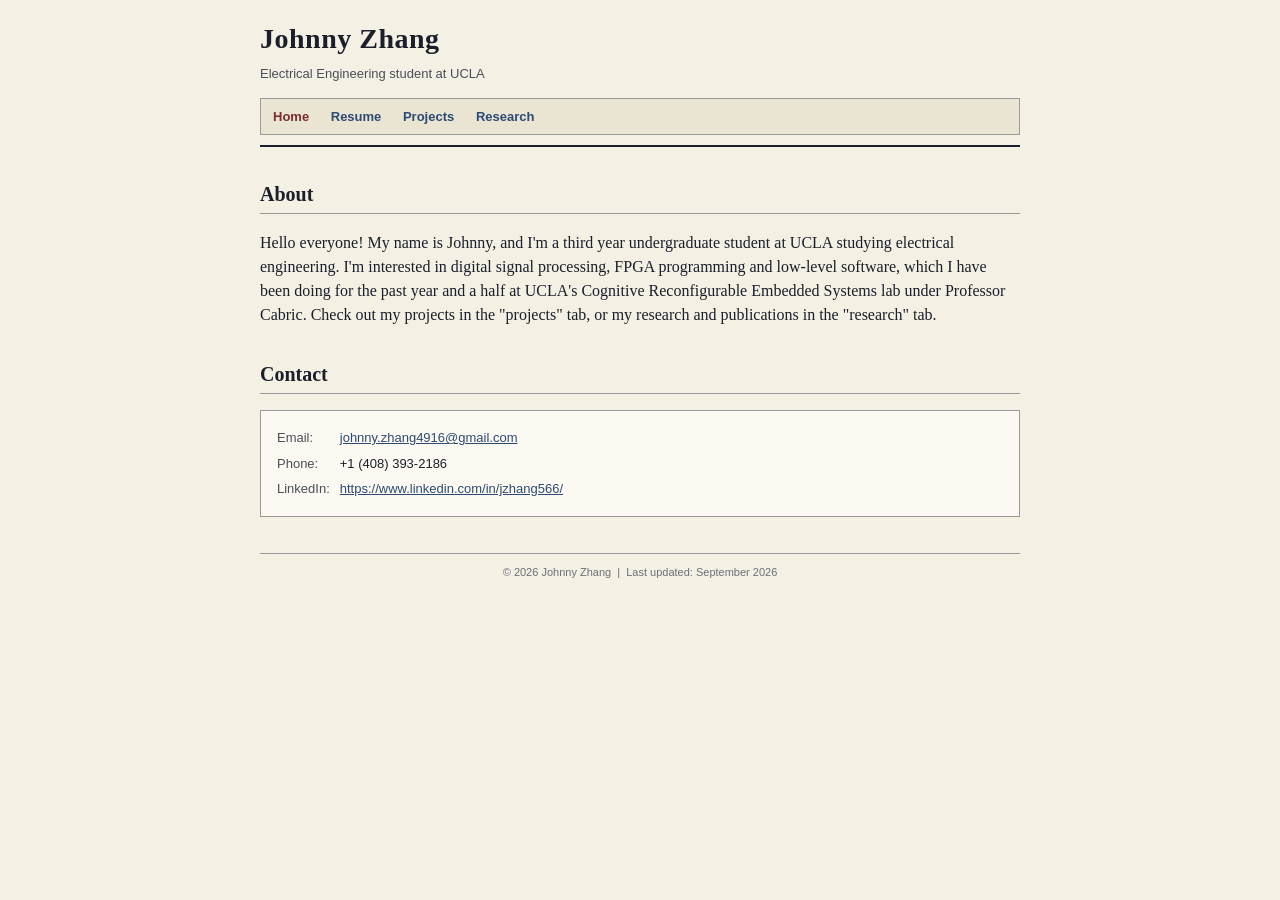
<file: index.html>
<!DOCTYPE html>
<html lang="en">
<head>
  <meta charset="UTF-8">
  <title>Johnny Zhang — Home</title>
  <meta name="viewport" content="width=device-width, initial-scale=1.0">
  <link rel="stylesheet" href="style.css">
</head>
<body>
  <div class="page">

    <header class="site-header">
      <h1>Johnny Zhang</h1>
      <p class="tagline">Electrical Engineering student at UCLA</p>
      <nav class="site-nav">
        <a href="index.html" class="current">Home</a>
        <a href="resume.html">Resume</a>
        <a href="projects.html">Projects</a>
        <a href="research.html">Research</a>
      </nav>
    </header>

    <h2>About</h2>
    <p>
      Hello everyone! My name is Johnny, and I'm a third year undergraduate student at UCLA studying electrical engineering. I'm interested in digital signal processing, FPGA programming and low-level software, which I have been doing for the past year and a half at UCLA's Cognitive Reconfigurable Embedded Systems lab under Professor Cabric. Check out my projects in the "projects" tab, or my research and publications in the "research" tab. 
    </p>

    <h2>Contact</h2>
    <div class="box">
      <table class="contact-table">
        <tr>
          <td class="label">Email:</td>
          <td><a href="mailto:johnny.zhang4916@gmail.com">johnny.zhang4916@gmail.com</a></td>
        </tr>
        <tr>
          <td class="label">Phone:</td>
          <td>+1 (408) 393-2186</td>
        </tr>
        <tr>
          <td class="label">LinkedIn:</td>
          <td><a href="https://www.linkedin.com/in/jzhang566/" target="_blank">https://www.linkedin.com/in/jzhang566/</a></td>
        </tr>
      </table>
    </div>

    <footer class="site-footer">
      &copy; 2026 Johnny Zhang &nbsp;|&nbsp; Last updated: September 2026
    </footer>

  </div>
</body>
</html>
</file>
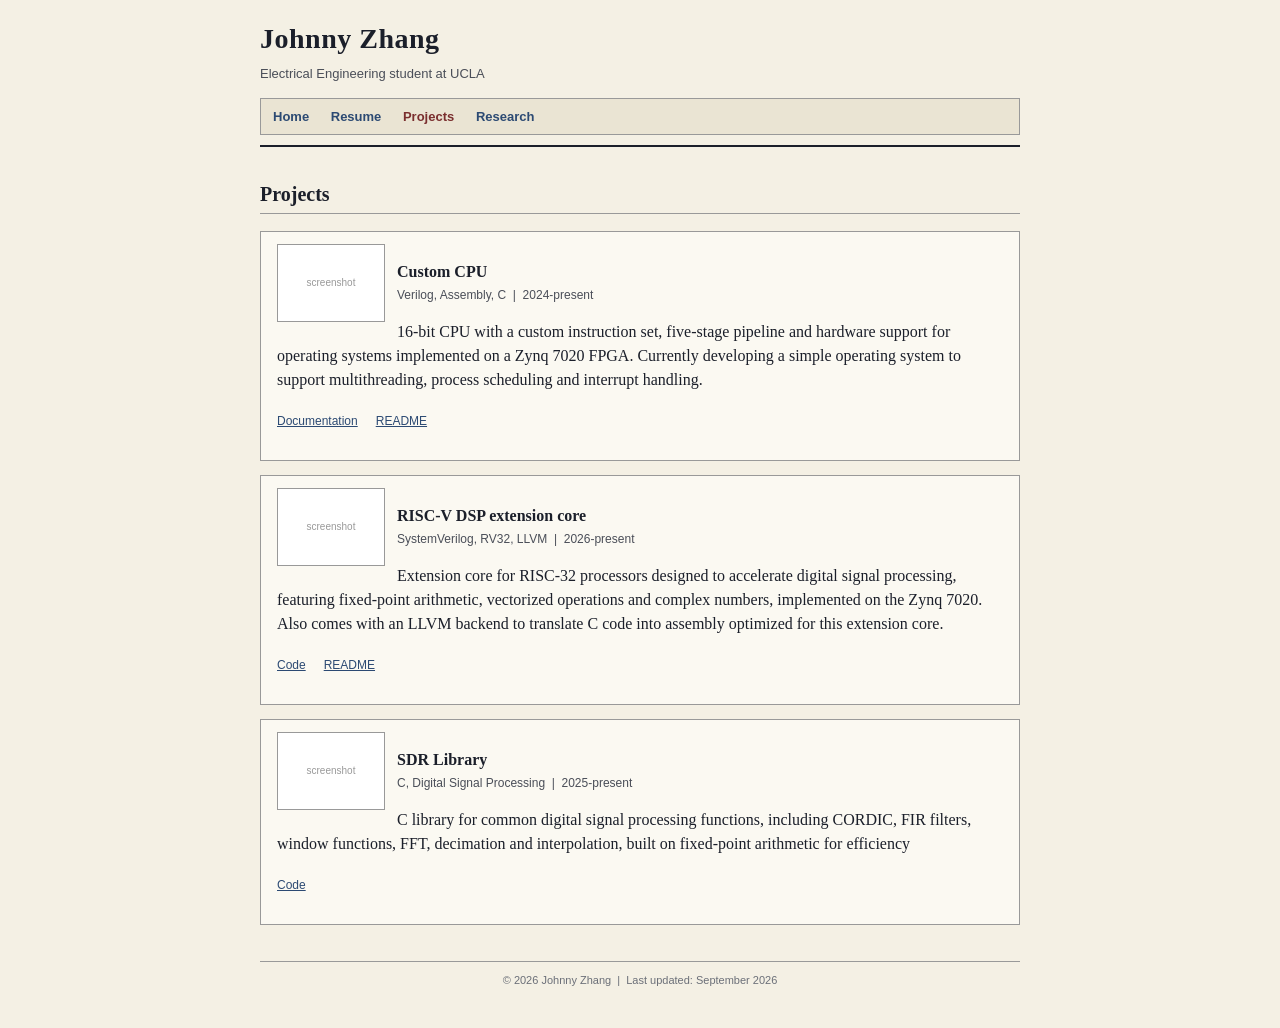
<file: projects.html>
<!DOCTYPE html>
<html lang="en">
<head>
  <meta charset="UTF-8">
  <title>Johnny Zhang — Projects</title>
  <meta name="viewport" content="width=device-width, initial-scale=1.0">
  <link rel="stylesheet" href="style.css">
</head>
<body>
  <div class="page">

    <header class="site-header">
      <h1>Johnny Zhang</h1>
      <p class="tagline">Electrical Engineering student at UCLA</p>
      <nav class="site-nav">
        <a href="index.html">Home</a>
        <a href="resume.html">Resume</a>
        <a href="projects.html" class="current">Projects</a>
        <a href="research.html">Research</a>
      </nav>
    </header>

    <h2>Projects</h2>

    <div class="entry">
      <div class="thumb">screenshot</div>
      <h3>Custom CPU</h3>
      <p class="entry-meta">Verilog, Assembly, C &nbsp;|&nbsp; 2024-present</p>
      <p>
        16-bit CPU with a custom instruction set, five-stage pipeline and hardware support for operating systems implemented on a Zynq 7020 FPGA. Currently developing a simple operating system to support multithreading, process scheduling and interrupt handling.
      </p>
      <p class="entry-links">
        <a href="https://docs.google.com/document/d/1K08oueEySdd2EZNl81P3p4ymG1fR2oR9XnT8rpZ8Lvc/edit?usp=sharing" target="_blank">Documentation</a>
        <a href="files/custom_cpu_readme.pdf" target="_blank">README</a>
      </p>
      <div style="clear: both;"></div>
    </div>

    <div class="entry">
      <div class="thumb">screenshot</div>
      <h3>RISC-V DSP extension core</h3>
      <p class="entry-meta">SystemVerilog, RV32, LLVM &nbsp;|&nbsp; 2026-present</p>
      <p>
        Extension core for RISC-32 processors designed to accelerate digital signal processing, featuring fixed-point arithmetic, vectorized operations and complex numbers, implemented on the Zynq 7020. Also comes with an LLVM backend to translate C code into assembly optimized for this extension core.
      </p>
      <p class="entry-links">
        <a href="https://github.com/your-handle/project-two" target="_blank">Code</a>
        <a href="files/risc_dsp_extension_readme.html" target="_blank">README</a>
      </p>
      <div style="clear: both;"></div>
    </div>

    <div class="entry">
      <div class="thumb">screenshot</div>
      <h3>SDR Library</h3>
      <p class="entry-meta">C, Digital Signal Processing &nbsp;|&nbsp; 2025-present</p>
      <p>
        C library for common digital signal processing functions, including CORDIC, FIR filters, window functions, FFT, decimation and interpolation, built on fixed-point arithmetic for efficiency
      </p>
      <p class="entry-links">
        <a href="https://github.com/your-handle/project-two" target="_blank">Code</a>
      </p>
      <div style="clear: both;"></div>
    </div>

    <!-- Copy the block above to add more projects -->

    <footer class="site-footer">
      &copy; 2026 Johnny Zhang &nbsp;|&nbsp; Last updated: September 2026
    </footer>

  </div>
</body>
</html>
</file>
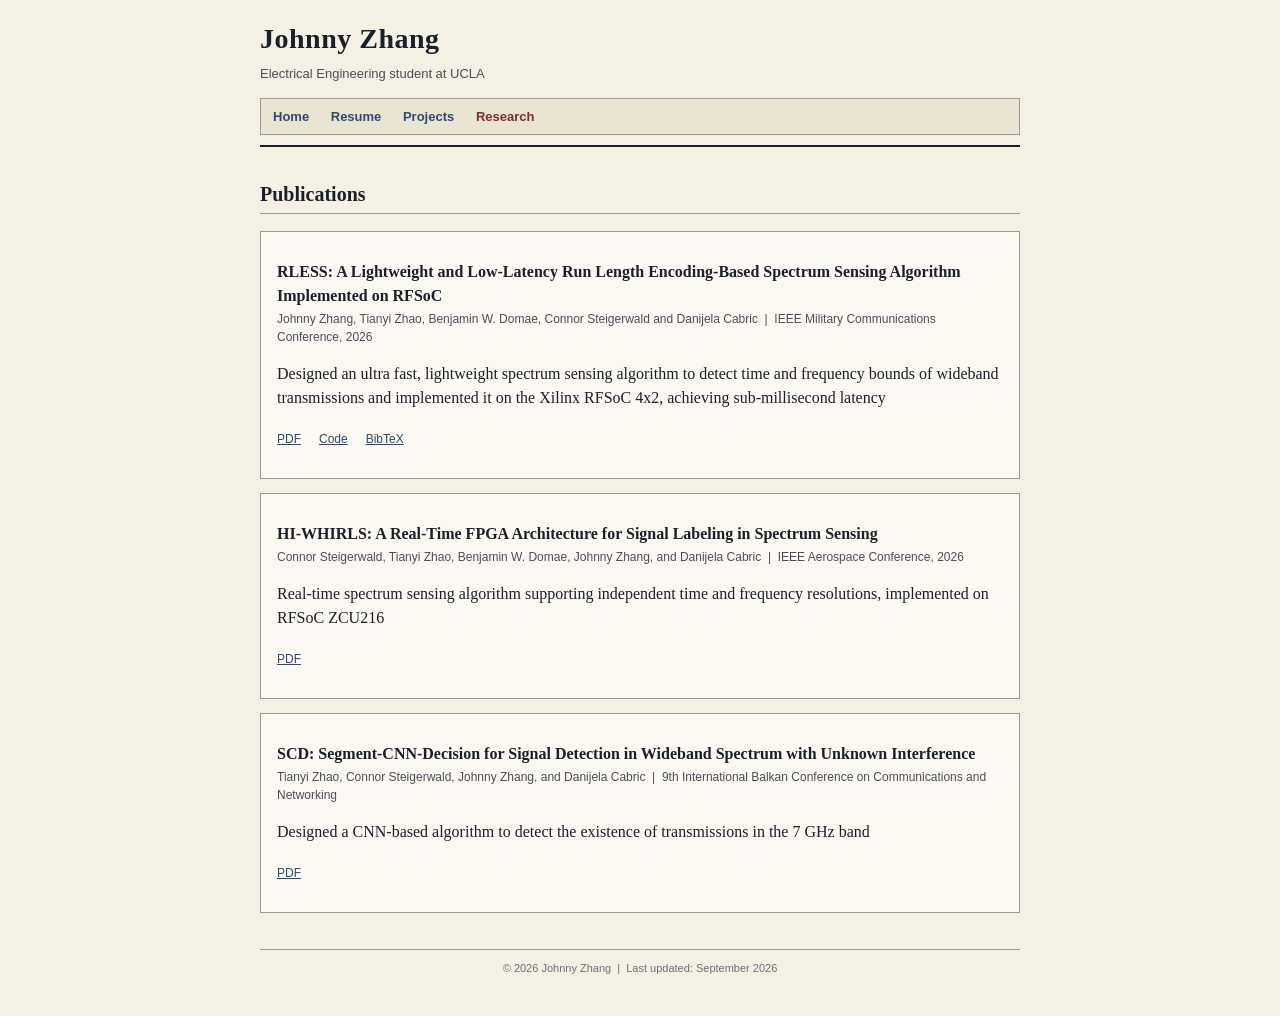
<file: research.html>
<!DOCTYPE html>
<html lang="en">
<head>
  <meta charset="UTF-8">
  <title>Johnny Zhang — Research</title>
  <meta name="viewport" content="width=device-width, initial-scale=1.0">
  <link rel="stylesheet" href="style.css">
</head>
<body>
  <div class="page">

    <header class="site-header">
      <h1>Johnny Zhang</h1>
      <p class="tagline">Electrical Engineering student at UCLA</p>
      <nav class="site-nav">
        <a href="index.html">Home</a>
        <a href="resume.html">Resume</a>
        <a href="projects.html">Projects</a>
        <a href="research.html" class="current">Research</a>
      </nav>
    </header>

    <h2>Publications</h2>

    <div class="entry">
      <h3>RLESS: A Lightweight and Low-Latency Run Length Encoding-Based Spectrum Sensing Algorithm Implemented on RFSoC</h3>
      <p class="entry-meta">Johnny Zhang, Tianyi Zhao, Benjamin W. Domae, Connor Steigerwald and Danijela Cabric &nbsp;|&nbsp; IEEE Military Communications Conference, 2026</p>
      <p>
        Designed an ultra fast, lightweight spectrum sensing algorithm to detect time and frequency bounds of wideband transmissions and implemented it on the Xilinx RFSoC 4x2, achieving sub-millisecond latency
      </p>
      <p class="entry-links">
        <a href="files/rless_paper.pdf" target="_blank">PDF</a>
        <a href="#" target="_blank">Code</a>
        <a href="#" target="_blank">BibTeX</a>
      </p>
    </div>

    <div class="entry">
      <h3>HI-WHIRLS: A Real-Time FPGA Architecture for Signal Labeling in Spectrum Sensing</h3>
      <p class="entry-meta">Connor Steigerwald, Tianyi Zhao, Benjamin W. Domae, Johnny Zhang, and Danijela Cabric &nbsp;|&nbsp; IEEE Aerospace Conference, 2026</p>
      <p>
        Real-time spectrum sensing algorithm supporting independent time and frequency resolutions, implemented on RFSoC ZCU216
      </p>
      <p class="entry-links">
        <a href="files/hi_whirls_paper.pdf" target="_blank">PDF</a>
      </p>
    </div>
    
    <div class="entry">
      <h3>SCD: Segment-CNN-Decision for Signal Detection in Wideband Spectrum with Unknown Interference</h3>
      <p class="entry-meta">Tianyi Zhao, Connor Steigerwald, Johnny Zhang, and Danijela Cabric &nbsp;|&nbsp; 9th International Balkan Conference on Communications and Networking</p>
      <p>
        Designed a CNN-based algorithm to detect the existence of transmissions in the 7 GHz band
      </p>
      <p class="entry-links">
        <a href="files/scd_paper.pdf" target="_blank">PDF</a>
      </p>
    </div>

    <!-- Copy the block above to add more publications -->

    <footer class="site-footer">
      &copy; 2026 Johnny Zhang &nbsp;|&nbsp; Last updated: September 2026
    </footer>

  </div>
</body>
</html>
</file>
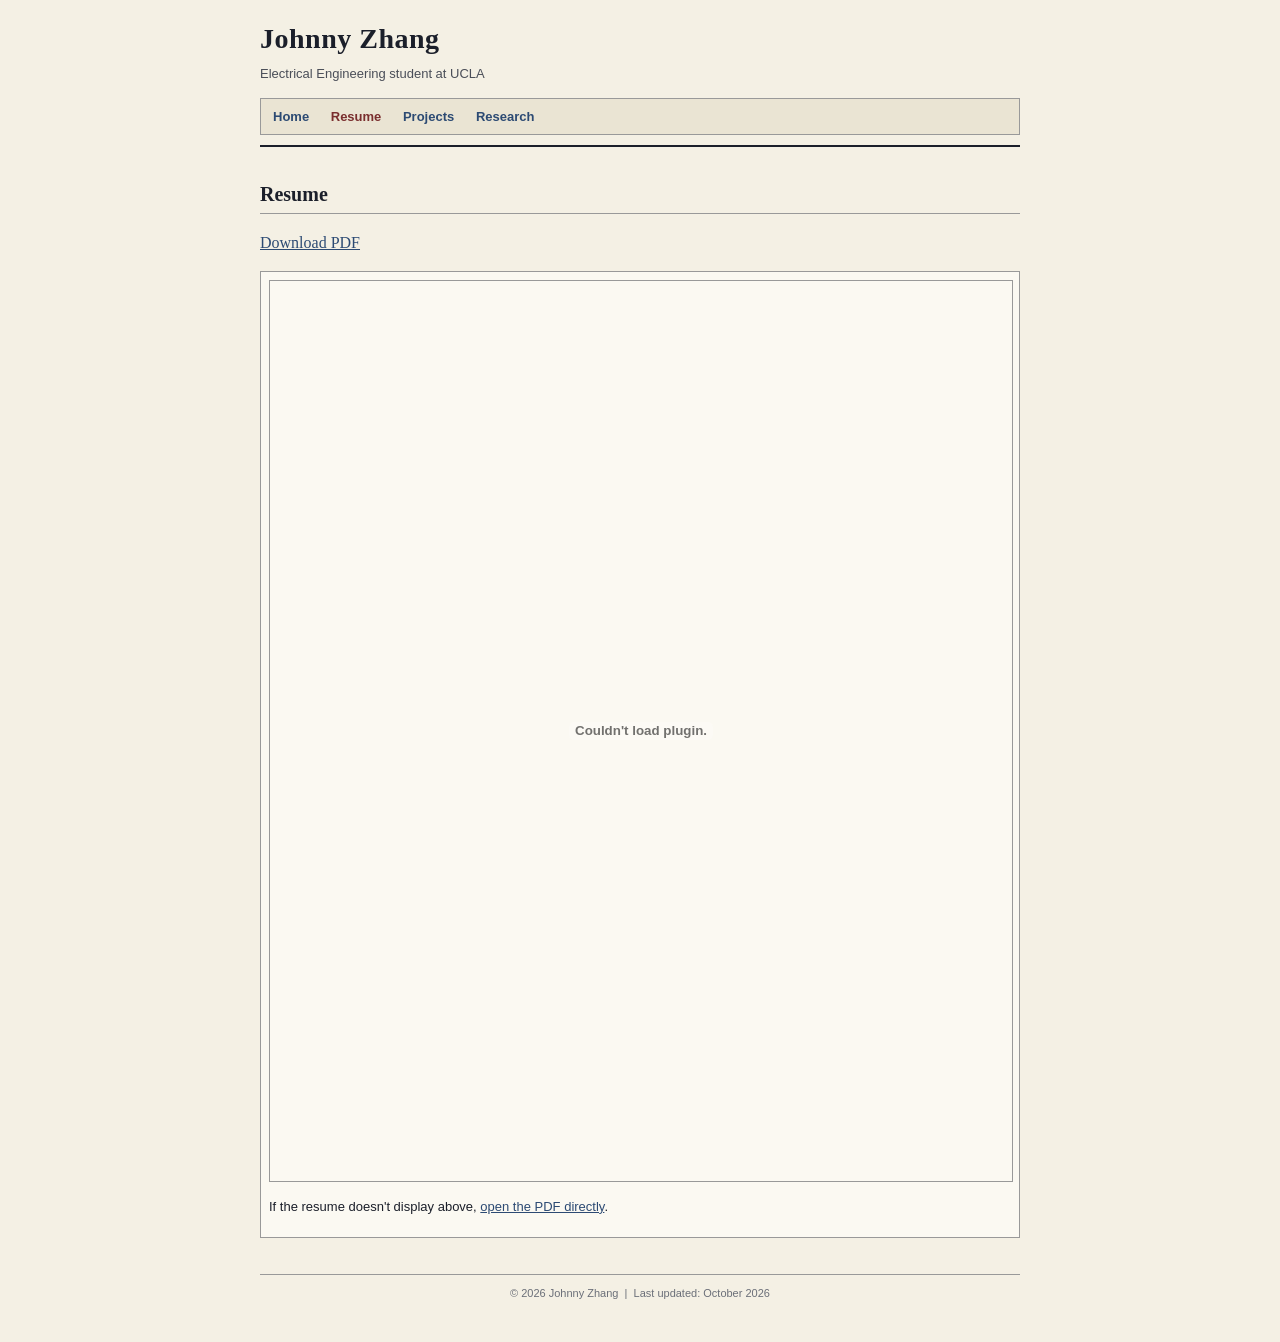
<file: resume.html>
<!DOCTYPE html>
<html lang="en">
<head>
  <meta charset="UTF-8">
  <title>Johnny Zhang — Resume</title>
  <meta name="viewport" content="width=device-width, initial-scale=1.0">
  <link rel="stylesheet" href="style.css">
  <style>
    .resume-embed {
      border: 1px solid #999;
      background-color: #FBF9F2;
      padding: 8px;
      margin: 16px 0;
    }
    .resume-embed embed {
      width: 100%;
      height: 900px;
      border: 1px solid #999;
    }
    .resume-fallback {
      font-family: Verdana, Geneva, sans-serif;
      font-size: 13px;
      margin-top: 8px;
    }
  </style>
</head>
<body>
  <div class="page">

    <header class="site-header">
      <h1>Johnny Zhang</h1>
      <p class="tagline">Electrical Engineering student at UCLA</p>
      <nav class="site-nav">
        <a href="index.html">Home</a>
        <a href="resume.html" class="current">Resume</a>
        <a href="projects.html">Projects</a>
        <a href="research.html">Research</a>
      </nav>
    </header>

    <h2>Resume</h2>
    <p>
      <a href="files/resume.pdf" target="_blank">Download PDF</a>
    </p>

    <div class="resume-embed">
      <embed src="files/resume.pdf" type="application/pdf">
      <p class="resume-fallback">
        If the resume doesn't display above, <a href="files/resume.pdf" target="_blank">open the PDF directly</a>.
      </p>
    </div>

    <footer class="site-footer">
      &copy; 2026 Johnny Zhang &nbsp;|&nbsp; Last updated: October 2026
    </footer>

  </div>
</body>
</html>
</file>
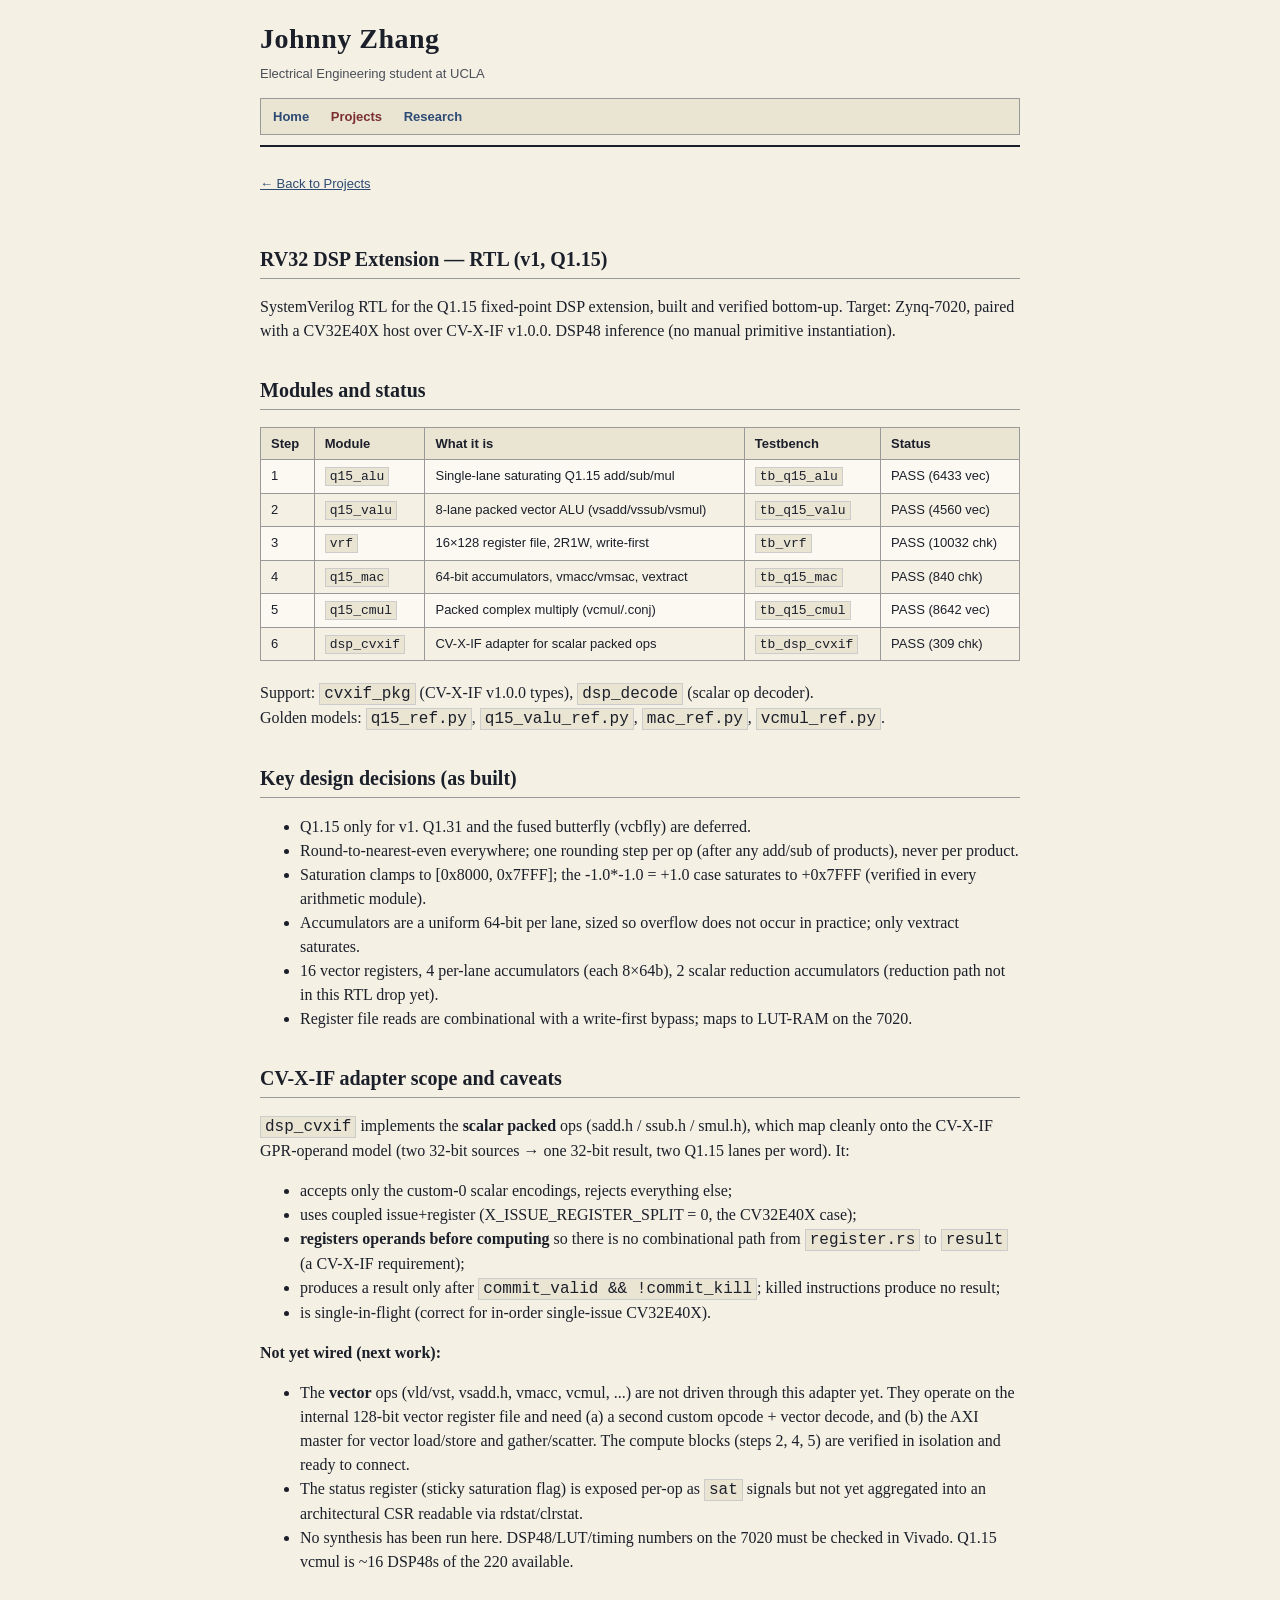
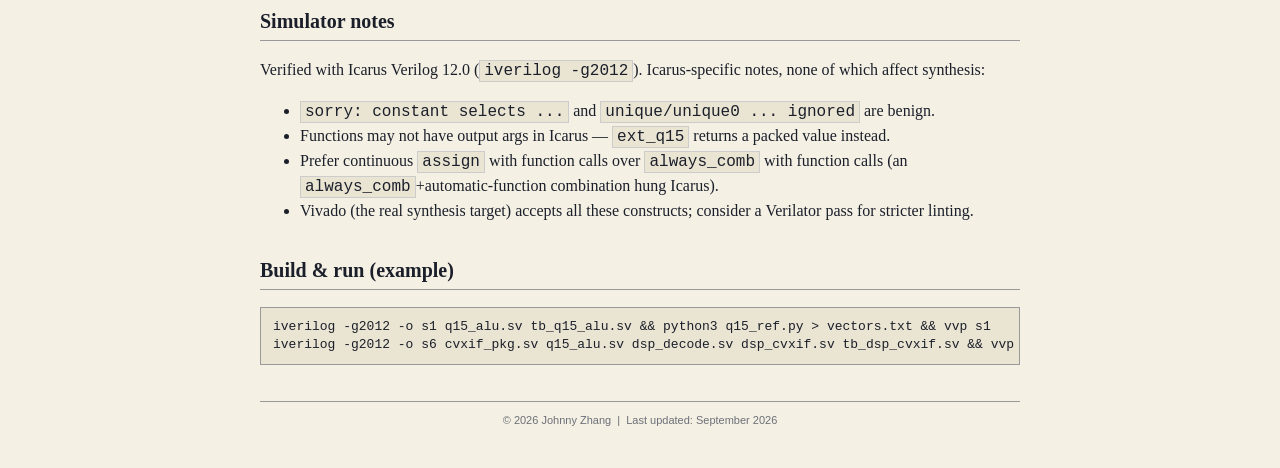
<file: files/risc_dsp_extension_readme.html>
<!DOCTYPE html>
<html lang="en">
<head>
  <meta charset="UTF-8">
  <title>RV32 DSP Extension — README</title>
  <meta name="viewport" content="width=device-width, initial-scale=1.0">
  <link rel="stylesheet" href="../style.css">
  <style>
    /* Extra styles just for README pages: code blocks and tables */
    pre {
      background-color: #EAE4D3;
      border: 1px solid #999;
      padding: 10px 12px;
      overflow-x: auto;
      font-family: "Courier New", Courier, monospace;
      font-size: 13px;
      line-height: 1.4;
    }
    code {
      font-family: "Courier New", Courier, monospace;
      background-color: #EAE4D3;
      padding: 1px 4px;
      border: 1px solid #ccc;
    }
    pre code {
      background: none;
      border: none;
      padding: 0;
    }
    table.readme-table {
      border-collapse: collapse;
      width: 100%;
      margin: 12px 0 20px 0;
      font-family: Verdana, Geneva, sans-serif;
      font-size: 13px;
    }
    table.readme-table th, table.readme-table td {
      border: 1px solid #999;
      padding: 6px 10px;
      text-align: left;
      vertical-align: top;
    }
    table.readme-table th {
      background-color: #EAE4D3;
    }
    table.readme-table tr:nth-child(even) td {
      background-color: #FBF9F2;
    }
    .back-link {
      font-family: Verdana, Geneva, sans-serif;
      font-size: 13px;
      margin-bottom: 18px;
      display: inline-block;
    }
  </style>
</head>
<body>
  <div class="page">

    <header class="site-header">
      <h1>Johnny Zhang</h1>
      <p class="tagline">Electrical Engineering student at UCLA</p>
      <nav class="site-nav">
        <a href="../index.html">Home</a>
        <a href="../projects.html" class="current">Projects</a>
        <a href="../research.html">Research</a>
      </nav>
    </header>

    <a class="back-link" href="../projects.html">&larr; Back to Projects</a>

    <h2>RV32 DSP Extension — RTL (v1, Q1.15)</h2>
    <p>
      SystemVerilog RTL for the Q1.15 fixed-point DSP extension, built and verified
      bottom-up. Target: Zynq-7020, paired with a CV32E40X host over CV-X-IF v1.0.0.
      DSP48 inference (no manual primitive instantiation).
    </p>

    <h2>Modules and status</h2>
    <table class="readme-table">
      <tr>
        <th>Step</th>
        <th>Module</th>
        <th>What it is</th>
        <th>Testbench</th>
        <th>Status</th>
      </tr>
      <tr>
        <td>1</td>
        <td><code>q15_alu</code></td>
        <td>Single-lane saturating Q1.15 add/sub/mul</td>
        <td><code>tb_q15_alu</code></td>
        <td>PASS (6433 vec)</td>
      </tr>
      <tr>
        <td>2</td>
        <td><code>q15_valu</code></td>
        <td>8-lane packed vector ALU (vsadd/vssub/vsmul)</td>
        <td><code>tb_q15_valu</code></td>
        <td>PASS (4560 vec)</td>
      </tr>
      <tr>
        <td>3</td>
        <td><code>vrf</code></td>
        <td>16×128 register file, 2R1W, write-first</td>
        <td><code>tb_vrf</code></td>
        <td>PASS (10032 chk)</td>
      </tr>
      <tr>
        <td>4</td>
        <td><code>q15_mac</code></td>
        <td>64-bit accumulators, vmacc/vmsac, vextract</td>
        <td><code>tb_q15_mac</code></td>
        <td>PASS (840 chk)</td>
      </tr>
      <tr>
        <td>5</td>
        <td><code>q15_cmul</code></td>
        <td>Packed complex multiply (vcmul/.conj)</td>
        <td><code>tb_q15_cmul</code></td>
        <td>PASS (8642 vec)</td>
      </tr>
      <tr>
        <td>6</td>
        <td><code>dsp_cvxif</code></td>
        <td>CV-X-IF adapter for scalar packed ops</td>
        <td><code>tb_dsp_cvxif</code></td>
        <td>PASS (309 chk)</td>
      </tr>
    </table>

    <p>
      Support: <code>cvxif_pkg</code> (CV-X-IF v1.0.0 types), <code>dsp_decode</code> (scalar op decoder).<br>
      Golden models: <code>q15_ref.py</code>, <code>q15_valu_ref.py</code>, <code>mac_ref.py</code>, <code>vcmul_ref.py</code>.
    </p>

    <h2>Key design decisions (as built)</h2>
    <ul>
      <li>Q1.15 only for v1. Q1.31 and the fused butterfly (vcbfly) are deferred.</li>
      <li>Round-to-nearest-even everywhere; one rounding step per op (after any add/sub of products), never per product.</li>
      <li>Saturation clamps to [0x8000, 0x7FFF]; the -1.0*-1.0 = +1.0 case saturates to +0x7FFF (verified in every arithmetic module).</li>
      <li>Accumulators are a uniform 64-bit per lane, sized so overflow does not occur in practice; only vextract saturates.</li>
      <li>16 vector registers, 4 per-lane accumulators (each 8×64b), 2 scalar reduction accumulators (reduction path not in this RTL drop yet).</li>
      <li>Register file reads are combinational with a write-first bypass; maps to LUT-RAM on the 7020.</li>
    </ul>

    <h2>CV-X-IF adapter scope and caveats</h2>
    <p>
      <code>dsp_cvxif</code> implements the <strong>scalar packed</strong> ops (sadd.h / ssub.h / smul.h),
      which map cleanly onto the CV-X-IF GPR-operand model (two 32-bit sources &rarr;
      one 32-bit result, two Q1.15 lanes per word). It:
    </p>
    <ul>
      <li>accepts only the custom-0 scalar encodings, rejects everything else;</li>
      <li>uses coupled issue+register (X_ISSUE_REGISTER_SPLIT = 0, the CV32E40X case);</li>
      <li><strong>registers operands before computing</strong> so there is no combinational path from <code>register.rs</code> to <code>result</code> (a CV-X-IF requirement);</li>
      <li>produces a result only after <code>commit_valid &amp;&amp; !commit_kill</code>; killed instructions produce no result;</li>
      <li>is single-in-flight (correct for in-order single-issue CV32E40X).</li>
    </ul>

    <p><strong>Not yet wired (next work):</strong></p>
    <ul>
      <li>
        The <strong>vector</strong> ops (vld/vst, vsadd.h, vmacc, vcmul, ...) are not driven
        through this adapter yet. They operate on the internal 128-bit vector
        register file and need (a) a second custom opcode + vector decode, and
        (b) the AXI master for vector load/store and gather/scatter. The compute
        blocks (steps 2, 4, 5) are verified in isolation and ready to connect.
      </li>
      <li>
        The status register (sticky saturation flag) is exposed per-op as <code>sat</code>
        signals but not yet aggregated into an architectural CSR readable via
        rdstat/clrstat.
      </li>
      <li>
        No synthesis has been run here. DSP48/LUT/timing numbers on the 7020 must be
        checked in Vivado. Q1.15 vcmul is ~16 DSP48s of the 220 available.
      </li>
    </ul>

    <h2>Simulator notes</h2>
    <p>
      Verified with Icarus Verilog 12.0 (<code>iverilog -g2012</code>). Icarus-specific notes,
      none of which affect synthesis:
    </p>
    <ul>
      <li><code>sorry: constant selects ...</code> and <code>unique/unique0 ... ignored</code> are benign.</li>
      <li>Functions may not have output args in Icarus — <code>ext_q15</code> returns a packed value instead.</li>
      <li>Prefer continuous <code>assign</code> with function calls over <code>always_comb</code> with function calls (an <code>always_comb</code>+automatic-function combination hung Icarus).</li>
      <li>Vivado (the real synthesis target) accepts all these constructs; consider a Verilator pass for stricter linting.</li>
    </ul>

    <h2>Build &amp; run (example)</h2>
    <pre><code>iverilog -g2012 -o s1 q15_alu.sv tb_q15_alu.sv && python3 q15_ref.py > vectors.txt && vvp s1
iverilog -g2012 -o s6 cvxif_pkg.sv q15_alu.sv dsp_decode.sv dsp_cvxif.sv tb_dsp_cvxif.sv && vvp s6</code></pre>

    <footer class="site-footer">
      &copy; 2026 Johnny Zhang &nbsp;|&nbsp; Last updated: September 2026
    </footer>

  </div>
</body>
</html>
</file>
<file: style.css>
/* ------------------------------------------------------
   style.css
   Shared styles for the whole site.
   Palette: parchment background, navy text, steel-blue links.
   ------------------------------------------------------ */

body {
  margin: 0;
  padding: 0;
  background-color: #F4F0E4;
  color: #1B1F2A;
  font-family: Georgia, "Times New Roman", serif;
  font-size: 16px;
  line-height: 1.5;
}

/* Centered fixed-width column, like the old 800x600-era layouts */
.page {
  max-width: 760px;
  margin: 0 auto;
  padding: 0 20px 40px 20px;
}

/* ---------------- Header / Nav ---------------- */

header.site-header {
  border-bottom: 2px solid #1B1F2A;
  padding: 18px 0 10px 0;
  margin-bottom: 24px;
}

header.site-header h1 {
  font-family: Georgia, serif;
  font-size: 28px;
  margin: 0 0 4px 0;
  letter-spacing: 0.5px;
}

header.site-header p.tagline {
  font-family: Verdana, Geneva, sans-serif;
  font-size: 13px;
  color: #4A4E58;
  margin: 0 0 14px 0;
}

nav.site-nav {
  font-family: Verdana, Geneva, sans-serif;
  font-size: 13px;
  border: 1px solid #999;
  background-color: #EAE4D3;
  padding: 8px 12px;
}

nav.site-nav a {
  color: #2C4A73;
  text-decoration: none;
  margin-right: 18px;
  font-weight: bold;
}

nav.site-nav a:hover {
  text-decoration: underline;
}

nav.site-nav a.current {
  color: #7A2E2E;
}

/* ---------------- Links ---------------- */

a {
  color: #2C4A73;
}

a:visited {
  color: #7A2E2E;
}

a:hover {
  text-decoration: underline;
}

/* ---------------- Section headings ---------------- */

h2 {
  font-size: 20px;
  border-bottom: 1px solid #999;
  padding-bottom: 4px;
  margin-top: 32px;
}

h3 {
  font-size: 16px;
  margin-bottom: 2px;
}

/* ---------------- Boxes (contact info, entries) ---------------- */

.box {
  border: 1px solid #999;
  background-color: #FBF9F2;
  padding: 14px 16px;
  margin-bottom: 16px;
}

.contact-table {
  font-family: Verdana, Geneva, sans-serif;
  font-size: 13px;
  border-collapse: collapse;
}

.contact-table td {
  padding: 3px 10px 3px 0;
  vertical-align: top;
}

.contact-table td.label {
  color: #4A4E58;
  white-space: nowrap;
}

/* ---------------- Entry list (projects / research items) ---------------- */

.entry {
  border: 1px solid #999;
  background-color: #FBF9F2;
  padding: 12px 16px;
  margin-bottom: 14px;
}

.entry .entry-meta {
  font-family: Verdana, Geneva, sans-serif;
  font-size: 12px;
  color: #4A4E58;
  margin: 2px 0 8px 0;
}

.entry .entry-links a {
  font-family: Verdana, Geneva, sans-serif;
  font-size: 12px;
  margin-right: 14px;
}

.thumb {
  border: 1px solid #999;
  padding: 3px;
  background-color: #fff;
  float: left;
  margin: 0 12px 8px 0;
  width: 100px;
  height: 70px;
  text-align: center;
  vertical-align: middle;
  font-family: Verdana, sans-serif;
  font-size: 10px;
  color: #999;
  line-height: 70px;
}

/* ---------------- Footer ---------------- */

footer.site-footer {
  margin-top: 36px;
  padding-top: 10px;
  border-top: 1px solid #999;
  font-family: Verdana, Geneva, sans-serif;
  font-size: 11px;
  color: #6B6F78;
  text-align: center;
}
</file>
